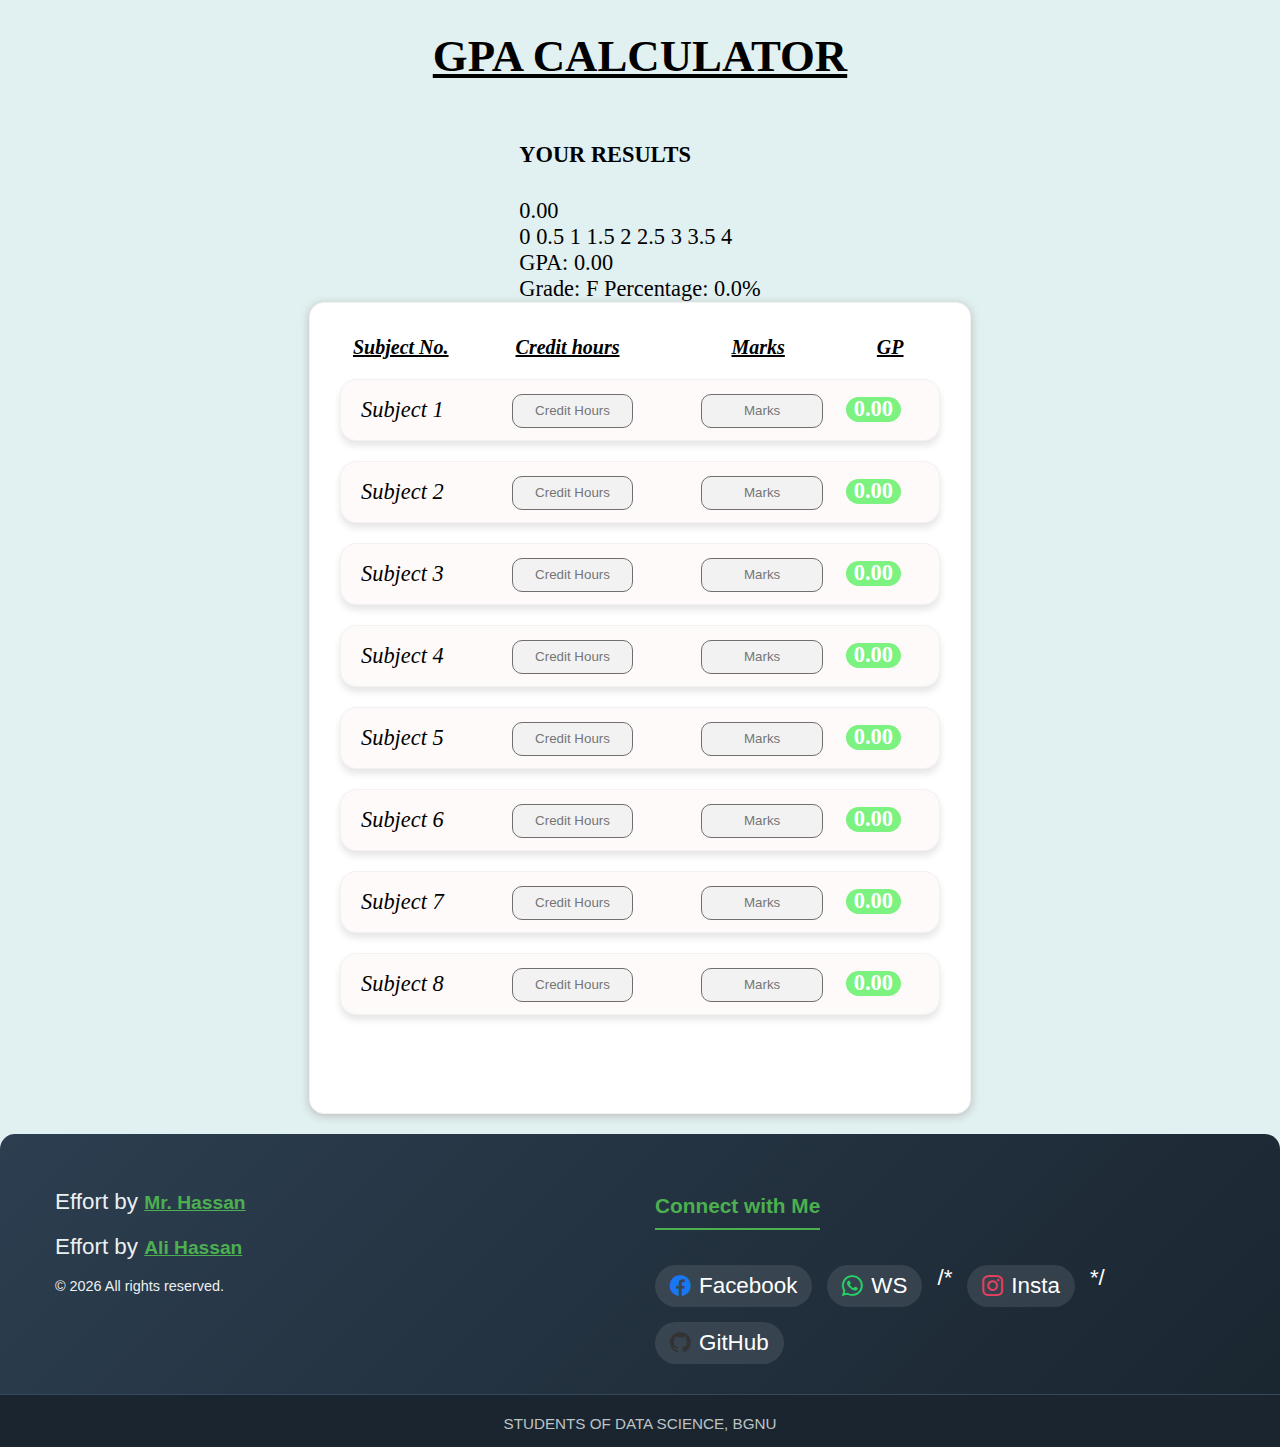
<file: index.html>
<!DOCTYPE html>
<html lang="en">
<head>
    <meta charset="UTF-8">
    <!-- Google tag (gtag.js) -->
<script async src="https://www.googletagmanager.com/gtag/js?id=G-ECH4V6G34Z"></script>
<script>
  window.dataLayer = window.dataLayer || [];
  function gtag(){dataLayer.push(arguments);}
  gtag('js', new Date());

  gtag('config', 'G-ECH4V6G34Z');
</script>
    <meta name="viewport" content="width=device-width, initial-scale=1.0">
    <link rel="stylesheet" href="style.css">
    <link rel="stylesheet" href="responsiv.css">
    <link rel="stylesheet" href="https://cdn.jsdelivr.net/npm/bootstrap-icons@1.11.3/font/bootstrap-icons.min.css">
    <title>GPA</title>
</head>
<body>
    <div class="main-div">
        <u><h1>GPA CALCULATOR</h1></u>
        <div class="result-div">
            <h4 class="resul">YOUR RESULTS</h4>
            <div class="half-meter">
        <div class="half-circle">
        <div class="half-face">
            <div class="half-needle" id="gpaHalfNeedle"></div>
            <div class="half-center"></div>
            <div class="half-reading" id="halfGPA">0.00</div>
        </div>
        <div class="half-labels">
            <span style="left: 0%;">0</span>
            <span style="left: 12.5%;">0.5</span>
            <span style="left: 25%;">1</span>
            <span style="left: 37.5%;">1.5</span>
            <span style="left: 50%;">2</span>
            <span style="left: 62.5%;">2.5</span>
            <span style="left: 75%;">3</span>
            <span style="left: 87.5%;">3.5</span>
            <span style="left: 100%;">4</span>
        </div>
    </div>
    <div class="detail-sec">
    <span class="detail-item">GPA: <span id="liveGPA">.00</span></span><br>
    <span class="detail-item">Grade: <span id="liveGrade">F</span></span>
    <span class="detail-item">Percentage: <span id="livePercentage">0%</span></span>
</div>
</div>
            </div>
        <div class="div-2">           
            <nav>
                <ul class="nav-menu">
                    <li><u>Subject No.</u></li>
                    <li style="margin-left: 27px;"><u>Credit hours</u></li>
                    <li style="margin-left: 72px;"><u>Marks</u></li>
                    <li style="margin-left: 52px;"><u>GP</u></li>
                </ul>
            </nav>
            <div class="div-3">
                <div class="s1">Subject 1
    <input type="number" class="sub1" id="c1" placeholder="Credit Hours" oninput="if(this.value>4) this.value=4; if(this.value<0) this.value=0; updateGP(1); updateHalfMeter(); updateTopSection();">

    <input type="number" class="sub1" id="m1" placeholder="Marks" min="0" max="100" oninput="if(this.value>100) this.value=100; if(this.value<0) this.value=0; updateGP(1); updateHalfMeter(); updateTopSection();">
    <span class="gp-display" id="gp1">0.00</span>  
</div>
<div class="s1">Subject 2
    <input type="number" class="sub1" id="c2" placeholder="Credit Hours" oninput="if(this.value>4) this.value=4; if(this.value<0) this.value=0; updateGP(2); updateHalfMeter(); updateTopSection();">
    <input type="number" class="sub1" id="m2" placeholder="Marks" oninput="if(this.value>100) this.value=100; updateGP(2); updateHalfMeter(); updateTopSection();">
    <span class="gp-display" id="gp2">0.00</span>
</div>
<div class="s1">Subject 3
    <input type="number" class="sub1" id="c3" placeholder="Credit Hours" oninput="if(this.value>4) this.value=4; if(this.value<0) this.value=0; updateGP(3); updateHalfMeter(); updateTopSection();">
    <input type="number" class="sub1" id="m3" placeholder="Marks" oninput="if(this.value>100) this.value=100; updateGP(3); updateHalfMeter(); updateTopSection();">
    <span class="gp-display" id="gp3">0.00</span>
</div>
<div class="s1">Subject 4
    <input type="number" class="sub1" id="c4" placeholder="Credit Hours" oninput="if(this.value>4) this.value=4; if(this.value<0) this.value=0; updateGP(4); updateHalfMeter(); updateTopSection();">
    <input type="number" class="sub1" id="m4" placeholder="Marks" oninput="if(this.value>100) this.value=100; updateGP(4); updateHalfMeter(); updateTopSection();">
    <span class="gp-display" id="gp4">0.00</span>
</div>
<div class="s1">Subject 5
    <input type="number" class="sub1" id="c5" placeholder="Credit Hours" oninput="if(this.value>4) this.value=4; if(this.value<0) this.value=0; updateGP(5); updateHalfMeter(); updateTopSection();">
    <input type="number" class="sub1" id="m5" placeholder="Marks" oninput="if(this.value>100) this.value=100; updateGP(5); updateHalfMeter(); updateTopSection();">
    <span class="gp-display" id="gp5">0.00</span>
</div>
<div class="s1">Subject 6
    <input type="number" class="sub1" id="c6" placeholder="Credit Hours" oninput="if(this.value>4) this.value=4; if(this.value<0) this.value=0; updateGP(6); updateHalfMeter(); updateTopSection();">
    <input type="number" class="sub1" id="m6" placeholder="Marks" oninput="if(this.value>100) this.value=100; updateGP(6); updateHalfMeter(); updateTopSection();">
    <span class="gp-display" id="gp6">0.00</span>
</div>
<div class="s1">Subject 7
    <input type="number" class="sub1" id="c7" placeholder="Credit Hours" oninput="if(this.value>4) this.value=4; if(this.value<0) this.value=0; updateGP(7); updateHalfMeter(); updateTopSection();">
    <input type="number" class="sub1" id="m7" placeholder="Marks" oninput="if(this.value>100) this.value=100; updateGP(7); updateHalfMeter(); updateTopSection();">
    <span class="gp-display" id="gp7">0.00</span>
</div>
<div class="s1">Subject 8
    <input type="number" class="sub1" id="c8" placeholder="Credit Hours" oninput="if(this.value>4) this.value=4; if(this.value<0) this.value=0; updateGP(8); updateHalfMeter(); updateTopSection();">
    <input type="number" class="sub1" id="m8" placeholder="Marks" oninput="if(this.value>100) this.value=100; updateGP(8); updateHalfMeter(); updateTopSection();">
    <span class="gp-display" id="gp8">0.00</span>
</div>
            </div>
        </div>
    </div>
    <footer class="footer">
        <div class="footer-content">
            <div class="footer-section" id="footer-section-1">
                <p>Effort by <span class="highlight"><u>Mr. Hassan</u></span></p>
                <p>Effort by <span class="highlight"><u>Ali Hassan</u></span></p>
                <p class="copyright">© 2026 All rights reserved.</p>
            </div>
            <div class="footer-section">
                <h3>Connect with Me</h3>
                <div class="social-links">
                    <a href="https://facebook.com/mhassan.6" target="_blank" class="social-link facebook">
                        <i class="bi bi-facebook"></i>
                        <span>Facebook</span>
                    </a>
                    </a>
                    <a href="https://wa.me/+923107612528" target="_blank" class="social-link whatsapp">
                        <i class="bi bi-whatsapp"></i>
                        <span>WS</span>
                    </a>
                    /*<a href="https://instagram.com/mhassan.6" target="_blank" class="social-link instagram">
                        <i class="bi bi-instagram"></i>
                        <span>Insta</span>
                    </a>*/
                    
                    <a href="https://github.com/mhassan45634-cyber" target="_blank" class="social-link github">
                        <i class="bi bi-github"></i>
                        <span>GitHub</span>
                    </a>
                </div>
            </div>       
        </div>   
        <div class="footer-bottom">
            <p>STUDENTS OF DATA SCIENCE, BGNU</p>
        </div>
    </footer>
    <script src="script.js"></script>
</body>
</html>
</file>
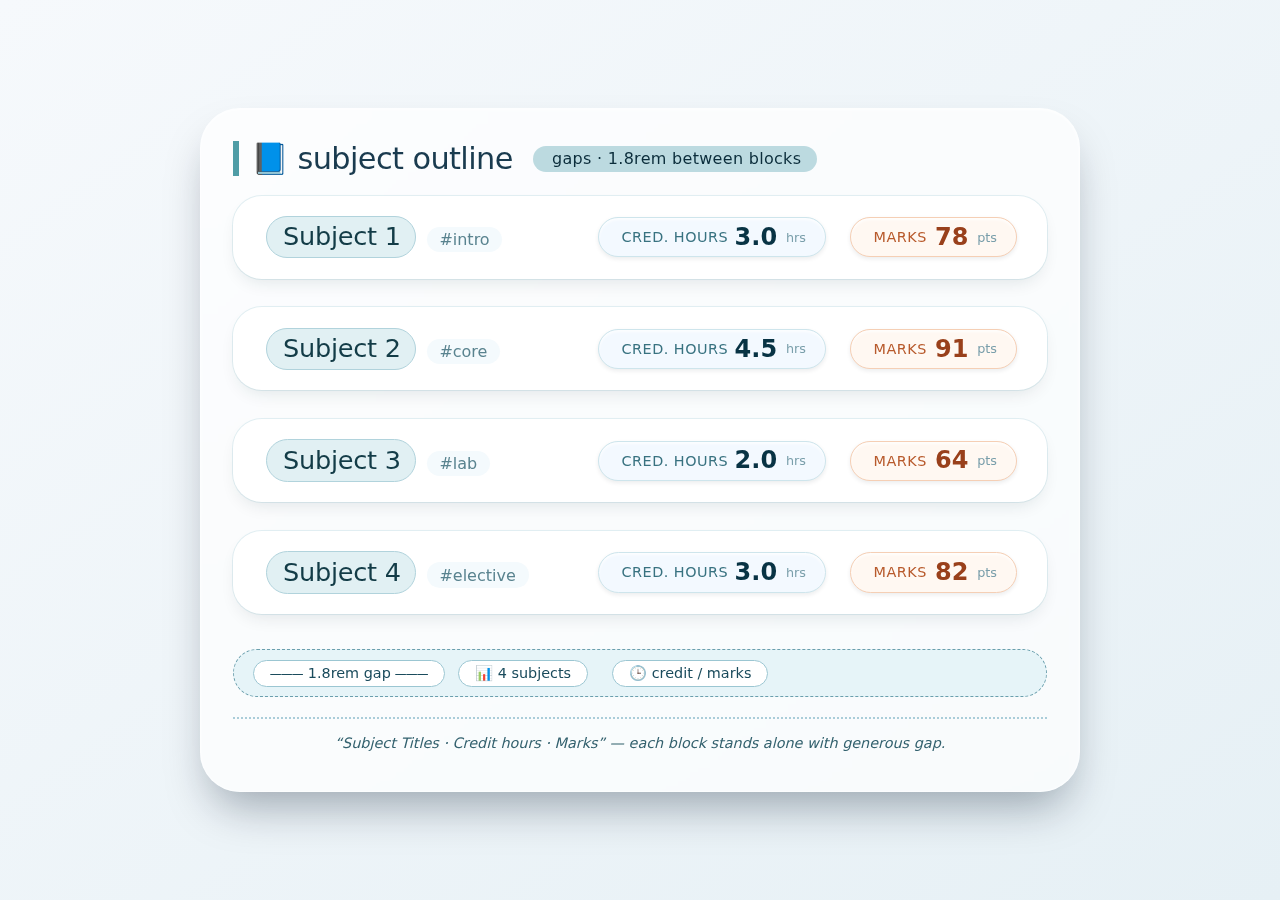
<file: test.html>
<!DOCTYPE html>
<html lang="en">
<head>
    <meta charset="UTF-8">
    <meta name="viewport" content="width=device-width, initial-scale=1.0">
    <title>Subjects · credit hours & marks · with gaps</title>
    <style>
        * {
            margin: 0;
            padding: 0;
            box-sizing: border-box;
        }

        body {
            background: linear-gradient(145deg, #f6f9fc 0%, #e6f0f5 100%);
            min-height: 100vh;
            display: flex;
            justify-content: center;
            align-items: center;
            font-family: 'Inter', 'Segoe UI', system-ui, -apple-system, sans-serif;
            padding: 1.5rem;
            margin: 0;
        }

        /* main card – subtle depth */
        .card {
            background: rgba(255,255,255,0.7);
            backdrop-filter: blur(4px);
            border-radius: 2.5rem;
            box-shadow: 0 25px 45px -12px rgba(0,20,40,0.35), inset 0 1px 2px rgba(255,255,255,0.7);
            padding: 2rem 2rem 2.5rem 2rem;
            width: 100%;
            max-width: 880px;
            border: 1px solid rgba(255,255,255,0.5);
        }

        h1 {
            font-weight: 500;
            font-size: 1.9rem;
            letter-spacing: -0.02em;
            color: #1a3b4f;
            display: flex;
            align-items: center;
            gap: 0.5rem;
            margin-bottom: 1.2rem;
            padding-left: 0.75rem;
            border-left: 6px solid #4f9da6;
        }

        h1 span {
            background: #bcdae0;
            padding: 0.2rem 1rem 0.2rem 1.2rem;
            border-radius: 40px;
            font-size: 1rem;
            font-weight: 450;
            color: #0b2d3b;
            margin-left: 0.75rem;
            letter-spacing: 0.3px;
        }

        /* subject grid – each block is a separate “subject row card” with vertical gaps */
        .subject-grid {
            display: flex;
            flex-direction: column;
            gap: 1.8rem;        /* ← big gap between subject blocks */
        }

        /* one subject block = card-like container with its own internal layout */
        .subject-block {
            background: white;
            border-radius: 1.8rem;
            padding: 1.2rem 1.8rem 1.2rem 2rem;
            box-shadow: 0 8px 18px -6px rgba(0,40,50,0.12), 0 0 0 1px rgba(170, 210, 220, 0.3);
            display: flex;
            flex-wrap: wrap;
            align-items: center;
            justify-content: space-between;
            transition: all 0.15s ease;
            border: 1px solid rgba(255,255,255,0.6);
        }

        .subject-block:hover {
            box-shadow: 0 14px 24px -10px #2c6f8540, 0 0 0 1px #9ecfd9;
            transform: scale(1.003);
            background: #ffffff;
        }

        /* subject title area (left side) */
        .subject-title {
            display: flex;
            align-items: baseline;
            gap: 0.4rem;
            flex: 2 1 240px;
        }

        .subject-name {
            font-size: 1.6rem;
            font-weight: 520;
            color: #133c47;
            letter-spacing: -0.01em;
            background: #e1f0f3;
            padding: 0.15rem 0.9rem 0.15rem 1rem;
            border-radius: 3rem;
            line-height: 1.4;
            border: 1px solid #b1d3dc;
            word-break: keep-all;
        }

        .subject-id {
            font-size: 1rem;
            font-weight: 400;
            color: #59838f;
            margin-left: 0.25rem;
            background: #f4fafd;
            padding: 0.2rem 0.8rem;
            border-radius: 30px;
        }

        /* two data bubbles: credit hours & marks */
        .data-cluster {
            display: flex;
            gap: 1.5rem;          /* gap between credit & marks block inside subject */
            align-items: center;
            flex-wrap: wrap;
            justify-content: flex-end;
            flex: 1 1 auto;
        }

        .credit-item, .marks-item {
            display: flex;
            align-items: center;
            gap: 0.4rem;
            background: #f4f8fa;
            padding: 0.3rem 1.2rem 0.3rem 1.4rem;
            border-radius: 40px;
            border: 1px solid #cee5ec;
            box-shadow: inset 0 2px 3px rgba(255,255,255,0.8), 0 2px 4px rgba(0,30,40,0.08);
        }

        .credit-item {
            background: #f3f9ff;
        }

        .marks-item {
            background: #fff8f2;
            border-color: #f5cfb5;
        }

        .label {
            font-size: 0.9rem;
            font-weight: 500;
            text-transform: uppercase;
            letter-spacing: 0.5px;
            color: #387280;
        }

        .marks-item .label {
            color: #b三十五? keep consistent: #b45a2e; 
        }

        /* let's use explicit hex for marks label */
        .marks-item .label {
            color: #b85a2c;
        }

        .value {
            font-size: 1.5rem;
            font-weight: 600;
            color: #083344;
            line-height: 1.2;
            min-width: 2.2rem;
            text-align: right;
        }

        .marks-item .value {
            color: #99401b;
        }

        /* unit subtle */
        .unit {
            font-size: 0.8rem;
            font-weight: 400;
            color: #7a9fab;
            margin-left: 0.15rem;
        }

        /* four subject blocks – they are naturally separated by gap: 1.8rem */
        /* optional: very light separator line to emphasise gap, but gap is already visible */
        /* i'll add a decorative connector as fine dotted line, if user wants extra gap visibility */
        .subject-block:not(:last-child)::after {
            display: none;   /* not needed, gap is enough */
        }

        /* footnote style */
        .legend-note {
            margin-top: 2.2rem;
            padding: 0.6rem 1.2rem;
            background: #dbeff5b0;
            border-radius: 100px;
            font-size: 0.9rem;
            color: #1a4b5c;
            display: flex;
            align-items: center;
            gap: 0.8rem;
            border: 1px dashed #6b9fad;
            backdrop-filter: blur(2px);
        }

        .legend-note .dot-group {
            display: flex;
            gap: 1.5rem;
        }

        .legend-note span {
            background: white;
            padding: 0.25rem 1rem;
            border-radius: 30px;
            font-weight: 500;
            border: 1px solid #9bc6d2;
        }

        hr {
            display: none;
        }

        /* for tiny screens, reduce padding */
        @media (max-width: 550px) {
            .subject-block {
                flex-direction: column;
                align-items: flex-start;
                gap: 0.9rem;
            }
            .data-cluster {
                justify-content: flex-start;
                width: 100%;
            }
            .card {
                padding: 1.5rem;
            }
            .subject-name {
                font-size: 1.4rem;
            }
        }
    </style>
</head>
<body>
<div class="card">
    <h1>
        📘 subject outline
        <span>gaps · 1.8rem between blocks</span>
    </h1>

    <!-- subject blocks with explicit gaps (CSS grid gap) -->
    <div class="subject-grid">

        <!-- SUBJECT 1 -->
        <div class="subject-block">
            <div class="subject-title">
                <div class="subject-name">Subject 1</div>
                <div class="subject-id">#intro</div>
            </div>
            <div class="data-cluster">
                <div class="credit-item">
                    <span class="label">Cred. hours</span>
                    <span class="value">3.0</span>
                    <span class="unit">hrs</span>
                </div>
                <div class="marks-item">
                    <span class="label">Marks</span>
                    <span class="value">78</span>
                    <span class="unit">pts</span>
                </div>
            </div>
        </div>

        <!-- SUBJECT 2  (with different values) -->
        <div class="subject-block">
            <div class="subject-title">
                <div class="subject-name">Subject 2</div>
                <div class="subject-id">#core</div>
            </div>
            <div class="data-cluster">
                <div class="credit-item">
                    <span class="label">Cred. hours</span>
                    <span class="value">4.5</span>
                    <span class="unit">hrs</span>
                </div>
                <div class="marks-item">
                    <span class="label">Marks</span>
                    <span class="value">91</span>
                    <span class="unit">pts</span>
                </div>
            </div>
        </div>

        <!-- SUBJECT 3 -->
        <div class="subject-block">
            <div class="subject-title">
                <div class="subject-name">Subject 3</div>
                <div class="subject-id">#lab</div>
            </div>
            <div class="data-cluster">
                <div class="credit-item">
                    <span class="label">Cred. hours</span>
                    <span class="value">2.0</span>
                    <span class="unit">hrs</span>
                </div>
                <div class="marks-item">
                    <span class="label">Marks</span>
                    <span class="value">64</span>
                    <span class="unit">pts</span>
                </div>
            </div>
        </div>

        <!-- SUBJECT 4 -->
        <div class="subject-block">
            <div class="subject-title">
                <div class="subject-name">Subject 4</div>
                <div class="subject-id">#elective</div>
            </div>
            <div class="data-cluster">
                <div class="credit-item">
                    <span class="label">Cred. hours</span>
                    <span class="value">3.0</span>
                    <span class="unit">hrs</span>
                </div>
                <div class="marks-item">
                    <span class="label">Marks</span>
                    <span class="value">82</span>
                    <span class="unit">pts</span>
                </div>
            </div>
        </div>

    </div> <!-- end subject-grid -->

    <!-- additional visual cue: spacing is intentional -->
    <div class="legend-note">
        <span>⏤⏤⏤ 1.8rem gap ⏤⏤⏤</span>
        <div class="dot-group">
            <span>📊 4 subjects</span>
            <span>🕒 credit / marks</span>
        </div>
    </div>

    <!-- micro explanation referencing the original "Screenshot" lines, keeping the wording but with gaps -->
    <div style="margin-top: 1.2rem; font-size: 0.9rem; color: #33616e; border-top: 2px dotted #aacdd9; padding-top: 1rem; text-align: center; font-style: italic;">
        “Subject Titles · Credit hours · Marks” — each block stands alone with generous gap.
    </div>
</div>
</body>
</html>
</file>
<file: style.css>
body{
    background-color: rgb(225, 240, 240);
    font-size: 140%;
    font-weight: 100;
    margin: 0;
    padding: 0;
    min-height: 100%;
    display: flex;
    flex-direction: column;
    min-height: 100vh;  
}
h1{
    text-align: center;
}
.main-div{
    display: flex;
    flex-direction: column;
    align-items: center;
    flex: 1 0 auto; 

}
.div-2{
    text-align: center;
    border: 2px solid rgb(245, 242, 242);
    border-radius: 15px;
    border-width: 1px;
    height: 750px;
    width: 600px;
    padding: 30px;
    background-color: rgb(255, 255, 255);
    box-shadow:rgb(246, 247, 247) 0px 10px 20px;
    box-shadow:0 2px 9px 0 rgba(162, 153, 153, 0.6)
}
.div-3{
    padding: 0px;
    gap: 200px; 
    margin-top: 20px;   
}
.s1{
    height: 20px;
    text-align: left;
    border: 1px solid rgb(243, 241, 241);
    border-radius: 16px;
    padding: 20px; 
    gap: 23px;
    background-color: snow;
    font-style: italic;
    margin-bottom: 20px;
    margin-left: 0px;
    box-shadow: 0 5px 7px rgba(0, 0, 0, 0.1);
    margin-right: 0px;
    padding-right: 0%;
    
    /* ONLY ADD THESE 3 LINES */
    display: flex;
    align-items: center;
    justify-content: flex-start;
}
.s1:hover{
    box-shadow:0 2px 9px 0 rgba(162, 153, 153, 0.6)
}
.nav-menu{
    display: flex;         
    list-style: none;       
    padding: 3px;
    padding-bottom: 0px;             
    margin: 0;               
    gap: 40px; 
    font-size: 20px;
    margin-bottom: 1px;
    font-style: italic;
    font-weight: bold;
    margin-left: 10px;
}
.sub1{
    width: 20%;
    text-align: center;
    height: 30px;
    border: 1px solid rgb(115, 110, 110);
    margin-left: 45px;
    border-radius: 10px;
    margin-top: 12px;
    margin-bottom: 10px;
    background-color: rgba(238, 238, 237, 0.685);
}
.gp-display {
    width: 35px;
    height: 15px;  
    text-align: center;
    padding: 5px 10px;
    background: #7cf280 !important;
    color: white;
    border-radius: 15px;
    font-weight: bold;
    font-style: normal;
    margin-left: 0px;
    display: inline-flex;
    align-items: center;
    justify-content: center;
    line-height: 1;
}    
.popup {
    display: none; 
    position: fixed;
    top: 0;
    left: 0;
    width: 100%;
    height: 100%;
    background: rgba(0,0,0,0.5);
    z-index: 1000;
}   
.popup-content {
    background: white;
    width: 400px;
    margin: 100px auto;
    padding: 30px;
    border-radius: 15px;
    box-shadow: 0 10px 30px rgba(0,0,0,0.2);
    position: relative;
}   
.close-btn {
    position: absolute;
    right: 20px;
    top: 15px;
    font-size: 28px;
    cursor: pointer;
}
.modal {
    display: none;
    position: fixed;
    top: 0;
    left: 0;
    width: 100%;
    height: 100%;
    background: rgba(0,0,0,0.5);
    backdrop-filter: blur(4px);
    z-index: 1000;
    animation: fadeIn 0.3s;
    display: flex;
    align-items: center !important;
    justify-content: center !important;
    margin: 0;
    padding: 0;
}
.modal-card {
    background: white;
    width: 450px;
    max-width: 90%;
    border-radius: 20px;
    box-shadow: 0 30px 40px rgba(0,0,0,0.2);
    animation: slideDown 0.3s;
    max-height: 80vh;
    overflow-y: auto;
    margin: 0 !important;
} 
.modal-header {
    padding: 20px 25px;
    border-bottom: 1px solid #eee;
    display: flex;
    justify-content: space-between;
    align-items: center;
}   
.modal-header h3 {
    margin: 0;
    color: #333;
}   
.modal-close {
    background: none;
    border: none;
    font-size: 28px;
    cursor: pointer;
    color: #999;
}  
.modal-body {
    padding: 25px;
}   
.modal-footer {
    padding: 15px 25px;
    border-top: 1px solid #eee;
    text-align: right;
} 
.btn-ok {
    background: #4CAF50;
    color: white;
    border: none;
    padding: 10px 30px;
    border-radius: 8px;
    cursor: pointer;
}    
.result-row {
    display: flex;
    justify-content: space-between;
    margin: 15px 0;
    padding: 10px;
    background: #f8f9fa;
    border-radius: 8px;
}  
@keyframes fadeIn {
    from { opacity: 0; }
    to { opacity: 1; }
}   
@keyframes slideDown {
    from { 
        transform: translateY(-50px); opacity: 0; 
    }
    to { 
        transform: translateY(0); opacity: 1; 
    }
}
button {
    transition: all 0.3s ease;
    color: white;
    border: none;
    font-family: 'Montserrat', sans-serif;
    text-transform: uppercase;
    text-align: center;
    font-size: 19px;
    font-weight: bold;
    padding: 10px 20px;
    outline: none;
    width: 180px;
    height: 50px;
    border-radius: 25px;  /* Pill shape */
    background: linear-gradient(135deg, #667eea 0%, #764ba2 100%);
    cursor: pointer;
    box-shadow: 0 4px 15px rgba(0,0,0,0.2);
}

button:hover {
    background: linear-gradient(135deg, #764ba2 0%, #667eea 100%);
    transform: translateY(-2px);
    box-shadow: 0 6px 20px rgba(0,0,0,0.3);
    color: white;
}

button:active {
    transform: translateY(0);
}
.modal{
    display: none;
    position: fixed;
    top: 0;
    left: 0;
    width: 100%;
    height: 100%;
    background: rgba(0,0,0,0.5);
    backdrop-filter: blur(100%);
    z-index: 1000;
    animation: fadeIn 0.3s;
    padding-left: 450px;
}
.modal-card {
    background: white;
    width: 450px;
    margin: 150px auto;
    border-radius: 20px;
    box-shadow: 0 30px 40px rgba(0,0,0,02);
    animation: slideDown 0.3s;
    overflow: hidden;
}
.modal-header{
    padding: 20px 25px;
    border-bottom: 1px solid #eee;
    display: flex;
    justify-content: space-between;
    align-items: center;
    background: transparent;
}
.modal-header h3 {
    margin: 0;
    color: #333;
}   
.modal-close {
    background: none;
    border: none;
    font-size: 28px;
    cursor: pointer;
    color: #999;
}
.modal-body {
    padding: 25px;
}   
.modal-footer {
    padding: 15px 25px;
    border-top: 1px solid #eee;
    text-align: right;
    background: transparent;
}    
.btn-ok {
    background: #4CAF50;
    color: white;
    border: none;
    padding: 10px 30px;
    border-radius: 8px;
    cursor: pointer;
}   
.result-row {
    display: flex;
    justify-content: space-between;
    margin: 15px 0;
    padding: 10px;
    background: #f8f9fa;
    border-radius: 8px;
}   
@keyframes fadeIn {
    from { opacity: 0; }
    to { opacity: 1; }
}    
@keyframes slideDown {
    from { transform: translateY(-50px);opacity: 0; }
    to { transform: translateY(0);opacity: 1; }
}
.footer {
    background: linear-gradient(135deg, #2c3e50 0%, #1a252f 100%);
    color: white;
    padding: 40px 0 0 0;
    margin-top: 50px;
    font-family: Arial, sans-serif;
    width: 100%;
    border-radius: 15px;
    margin-top: 20px; 
    margin-left: 0px;
    margin-right: 0px;
    padding-bottom: 0;  
    flex-shrink: 0;
}
.footer-content {
    display: flex;
    flex-wrap: wrap;
    justify-content: space-around;
    max-width: 1200px;
    margin: 0 auto;
    gap: 30px;
}
.footer-section {
    flex: 1 1 250px;
}
.footer-section h3 {
    color: #4CAF50;
    margin-bottom: 20px;
    font-size: 1.3rem;
    border-bottom: 2px solid #4CAF50;
    padding-bottom: 10px;
    display: inline-block;
}
.footer-section p {
    line-height: 1.6;
    color: #ecf0f1;
    margin: 10px 0;
    margin-left: 15px;
}
.highlight {
    color: #4CAF50;
    font-weight: bold;
    font-size: 1.2rem;
}
.copyright {
    font-size: 0.9rem;
    color: #bdc3c7;
}
.social-links {
    display: flex;
    flex-direction: row;
    gap: 12px;
    display: flex;
    flex-direction: row;
    gap: 15px;
    margin-top: 15px;
    flex-wrap: wrap;
}
.social-link {
    display: flex;
    align-items: center;
    gap: 12px;
    padding: 8px 15px;
    background: rgba(255,255,255,0.1);
    border-radius: 30px;
    color: white;
    text-decoration: none;
    transition: all 0.3s ease;
    width: fit-content;
    display: flex;
    align-items: center;
    gap: 8px;
    padding: 8px 15px;
    background: rgba(255,255,255,0.1);
    border-radius: 25px;
    color: white;
    text-decoration: none;
    transition: all 0.3s ease;
}
.social-icon {
    font-size: 1.3rem;
    min-width: 30px;
}
.social-link:hover {
    transform: translateX(10px);
    background: rgba(255,255,255,0.2);
    transform: translateY(-3px);
}
.social-link.facebook:hover {
    background: #1877f2;
}
.social-link.instagram:hover {
    background: #e4405f;
    background: linear-gradient(45deg, #f09433, #d62976, #962fbf);
}
.social-link.whatsapp:hover {
    background: #25d366;
}
.social-link.github:hover {
    background: #333;
}
.social-link i {
    font-size: 1.3rem;
}                             
.social-link.facebook i {
    color: #1877f2;  
}
.social-link.instagram i {
    color: #e4405f; 
}
.social-link.whatsapp i {
    color: #25d366; 
}
.social-link.github i {
    color: #333; 
}
.footer-links {
    list-style: none;
    padding: 0;
}
.footer-links li {
    margin-bottom: 12px;
}
.footer-links a {
    color: #ecf0f1;
    text-decoration: none;
    transition: color 0.3s;
    display: inline-block;
}
.footer-links a:hover {
    color: #4CAF50;
    transform: translateX(5px);
}
.footer-bottom {
    background: #1a252f;
    text-align: center;
    padding: 20px;
    margin-top: 30px;
    border-top: 1px solid #34495e;
    margin-bottom: 0px;
}
.footer-bottom p {
    margin: 0;
    color: #bdc3c7;
    font-size: 0.95rem;
}
.footer-bottom strong {
    color: #4CAF50;
}
/* Remove up/down arrows from number inputs */
.sub1[type=number]::-webkit-inner-spin-button, 
.sub1[type=number]::-webkit-outer-spin-button { 
    -webkit-appearance: none; 
    margin: 0; 
}

.sub1[type=number] {
    -moz-appearance: textfield;
    appearance: textfield;
}
</file>
<file: responsiv.css>
@media screen and (max-width: 768px) {
    .footer-content {
        flex-direction: column;
        text-align: center;
    }   
    .social-link {
        justify-content: center;
    }   
    .social-link:hover {
        transform: translateY(-5px);
    }    
    .footer-section h3 {
        display: block;
        text-align: center;
    }
    .footer-section p {
    line-height: 1.6;
    color: #ecf0f1;
    margin: 10px 0;
    margin-left: 15px;
    }
    .footer-links {
        display: flex;
        flex-wrap: wrap;
        justify-content: center;
        gap: 20px;
    }    
    .footer-links li {
        margin: 0;
    }
    .div-2 {
        width: 90%;
        height: auto;
        min-height: 700px;
        padding: 20px;
    }   
    .nav-menu {
        gap: 20px;
        font-size: 18px;
        flex-wrap: wrap;
        justify-content: center;
    }    
    .s1 {
        padding: 15px;
        gap: 20px;
        height: auto;
        min-height: 50px;
        display: flex;
        flex-wrap: wrap;
        align-items: center;
    }  
    .sub1 {
        width: 22%;
        margin-left: 10px;
        margin-bottom: 0;
    } 
    a{
        text-align: center;
        width: 65%;
    } 
    .nav-menu{
        padding: 10px !important;
        gap: 50px !important;
    }
    .header-content {
        flex-direction: column;
        text-align: center;
    }
    
    .uni-name {
        font-size: 2.5rem;
    }
    
    .dept-name {
        border-left: none;
        border-top: 2px solid #4CAF50;
        padding-top: 10px;
        padding-left: 0;
    }
    
    .policy-badge {
        transform: none;
    }
}
@media screen and (max-width: 480px) {
    .nav-menu {
        display: none;
        gap: 10px;
        font-size: 16px;
        margin-left: 0;
        display: none;
    }   
    .div-2{
    border: 1px solid rgb(255, 255, 255);
    }
    .nav-menu li {
        padding: 5px;
    }    
    .s1 {
        flex-direction: column;
        align-items: flex-start;
        gap: 10px;
        height: auto;
        position: relative !important;
        height: 105px !important;  /* Fixed height for 3 lines */
        padding: 5px !important;
        margin-bottom: 15px !important;
        background: snow !important;
        border-radius: 16px !important;
    }
    .s1 > :first-child {
        position: absolute !important;
        top: 8px !important;
        left: 10px !important;
        font-weight: bold !important;
    }
     #c1, #c2, #c3, #c4, #c5, #c6, #c7, #c8 {
        position: absolute !important;
        top: 40px !important;
        left: 10px !important;
        width: 42% !important;
        height: 30px !important;
        margin: 0 !important;
        border-radius: 10px !important;
        margin-bottom: 10px !important;
        font-weight: bold !important;
    }
     #m1, #m2, #m3, #m4, #m5, #m6, #m7, #m8 {
        position: absolute !important;
        top: 40px !important;
        right: 10px !important;
        width: 42% !important;
        height: 30px !important;
        margin: 0 !important;
        border-radius: 10px !important;
        font-weight: bold !important;
    }
    .gp-display {
        position: absolute !important;
        bottom: 8px !important;
        transform: translateX(-50%) !important;
        width: 60px !important;
        min-width: 60px !important;
        height: 25px !important;
        margin: 0 !important;
        padding: 2px 0 !important;
        text-align: center !important;
        display: flex !important;
        align-items: center !important;
        justify-content: center !important;
        background: #4CAF50 !important;
        color: white !important;
        border-radius: 15px !important;
        font-size: 14px !important;
        left: 50% !important;
        right: auto !important;
        top: auto !important;
        margin-top: 0 !important;
        padding-top: 2px !important;
    }
    .div-2 {
        width: 90%;
        padding: 12px;
        height: auto;
    } 
    .footer{
        
        padding: 20px 0 0 0;
        margin-right: 0px;
        width: 100%;
        margin: 0px;
        margin-left: 0px;
        padding-left: 0px;
        margin-top: 60px;
        align-items: center !important;
        padding-top: 4px !important;
    }
    #footer-section-1 {
        margin-bottom: 0px !important;
        padding-bottom: 0px !important;
        gap: 0px !important;
        margin-top: 3px !important;
    }
    .footer-content{
        padding-bottom: 0px;
        gap: 0px;
        position: relative;
        bottom: -10px;
    } 

    .main-div{
        margin-left: 0px;
        margin-right: 0px;
    }  
    .footer {
        padding: 30px 0 0 0;
        height: 220px !important;
    }    
    .footer-section h3 {
        font-size: 1.1rem;
        margin-top: 6px;
    }   
    .social-links {
        width: 0%;
        align-items: center;
        gap: 10px;
        border: none !important;
        flex-direction: row !important;
    }   
    .fb, .ws, .git{
        display: none !important;
    }

    .social-link facebook{
        border: none !important;
        width: 10px;
    }
    #fb1{
        position: relative;
        bottom: -36px;
        left: 190px;
    }
    #ws1{
        position: relative;
        bottom: 15px;
        left: 255px;
    }
    #git1{
        display: none;
        position: relative;
        bottom: 65px;
        left: 320px;
    }
    .footer-section h3{
        margin-top: 20px;
        border-bottom: 0px;
        margin-bottom: 10px;
        width: 170px;
        position: relative;
        bottom: -79px;
        left: 50px;
        
    }
    .social-link{
        border: 0px;
    }
    
    .footer-bottom p {
        font-size: 0.8rem;
        margin-top: 1px !important;
        margin-bottom: 1px !important;
    }
     #footer-section-1 {
        margin-bottom: 0px !important;
        padding-bottom: 0px !important;
        gap: 0px !important;
        margin-top: 3px !important;
    }
    .footer-section{
        flex: 0 0 0px !important;
        height: 33px;
    }
    .sub1 {
        width: 100%;
        margin-left: 0;
        margin-bottom: 5px;
    }    
    button {
        width: 100%;
        max-width: 200px;
        margin: 10px auto;
    }
    .result-row {
        flex-direction: column;
        gap: 5px;
    }
    a{
        text-align: center;
        width: 65%;
        margin-left: 35px;
    }
    .detail-sec{
    width: 155px !important;
    margin-top: 15px;
    padding-right: 2px;
    font-size: 16px;
    padding-left: 1px;
    width: 70px;
}
#det{
    gap: 10px !important;
    margin: 1px;
    padding: 2px;
}
.result-div{
    padding-top: 0% !important;
    align-items: center ;
    margin-top: 20px !important;
    border-radius: 20px;
    border: 0px solid black;
    width: 350px;
    height: 135px;
    background-color: #7df49f;
    margin-bottom: 20px;
    box-shadow:0 1px 1px rgba(0,0,0,0.08),
        0 2px 2px rgba(0,0,0,0.08),
        0 4px 4px rgba(112, 109, 109, 0.08),
        0 8px 8px rgba(113, 111, 111, 0.08),
        0 16px 16px rgba(116, 113, 113, 0.08),
        0 32px 32px rgba(119, 114, 114, 0.08);
    transition: transform 0.3s ease, box-shadow 0.3s ease;
    background: linear-gradient(#73ffa9, #70a0ff);
    gap: 2px;  
    position: relative;
    right: 8px;
    margin-left: 16px !important;
}
 .half-meter {
    padding-top: 2px;
    width: 20px !important;
    top: 20px !important;
    bottom: 50px !important;
    margin-left: 7px !important;
}
.half-reading{
    bottom: 25px !important;
    font-size: 12px !important;
}
.half-circle {
    background: #546079;
    border-radius: 250px 250px 0 0;
    width: 130px;
    height: 60px;
    margin: 0 auto;
    position: relative;
    border: 8px solid #4a5568;
    border-bottom: none;
    box-shadow: inset 0 10px 20px rgba(0,0,0,0.5);
    overflow: hidden;
    margin-right: 300px !important;
    margin-top: 10px;
}     
.footer-bottom{
    font-size: 0.8rem;
    padding-bottom: 10px;
    margin-top: 0px;
    position: relative;
    bottom: -118px;
} 
#livePercentage{
    width: 10px !important;
    height: 20px !important;
}
.detail-item{
    width: 20px !important;  
}
.copyright{
    margin-bottom: 0px !important;
    margin-top: 0px !important;
}
h1{
    font-size: 40px !important;
}
.uni-name {
        font-size: 2.4rem;
    }
    
    .dept-name {
        font-size: 1rem;
    }
    
    .policy-badge {
        padding: 10px 15px;
    }
    
    .policy-badge p {
        font-size: 0.8rem;
    }
    .university-header::before{
    right: 0px;
}
.header-content{
    gap: 10px;
}
}  
@media screen and (max-width: 360px) {
    .s1 {
        position: relative !important;
        height: 105px !important;  /* Fixed height for 3 lines */
        padding: 10px !important;
        margin-bottom: 15px !important;
        background: snow !important;
        border-radius: 16px !important;
        margin-left: 5px;
        margin-right: 5px;
    }
    .s1 > :first-child {
        position: absolute !important;
        top: 8px !important;
        left: 10px !important;
        font-weight: bold !important;
    }
    #c1, #c2, #c3, #c4, #c5, #c6, #c7, #c8 {
        position: absolute !important;
        top: 40px !important;
        left: 10px !important;
        width: 42% !important;
        height: 30px !important;
        margin: 0 !important;
        border-radius: 10px !important;
        margin-bottom: 10px !important;
        font-weight: bold !important;
    }
    #m1, #m2, #m3, #m4, #m5, #m6, #m7, #m8 {
        position: absolute !important;
        top: 40px !important;
        right: 10px !important;
        width: 42% !important;
        height: 30px !important;
        margin: 0 !important;
        border-radius: 10px !important;
        font-weight: bold !important;
    }
    .gp-display {
        position: absolute !important;
        bottom: 12px !important;
        left: 50% !important;
        transform: translateX(-50%) !important;
        width: 60px !important;
        min-width: 60px !important;
        height: 25px !important;
        margin: 0 !important;
        padding: 2px 0 !important;
        text-align: center !important;
        display: flex !important;
        align-items: center !important;
        justify-content: center !important;
        background: #4CAF50 !important;
        color: white !important;
        border-radius: 15px !important;
        font-size: 14px !important;
        left: 50% !important;
        right: auto !important;
        top: auto !important;
        margin-top: 0 !important;
        padding-top: 2px !important;
        box-shadow: 0px 6px 6px rgba(32, 31, 31, 0.1);
    }
    .footer {
        padding: 20px 0 0 0;
        margin-right: 0px;
        width: 100%;
        margin: 0px;
        margin-left: 0px;
        padding-left: 0px;
        margin-top: 60px;
        align-items: center !important;
    }   
    .footer-content {
        gap: 0px;
        padding-bottom: 0px;
    } 
    #footer-section-1 {
        margin-bottom: 0px !important;
        padding-bottom: 0px !important;
        gap: 0px !important;
        margin-top: 3px !important;
    }
    
    .footer-section {
        flex: 0 0 0px !important;
        align-items: center !important;
        height: 13px;
    }
    
    .footer-section h3 {
        font-size: 1.2rem;
        margin-top: 20px;
        border-bottom: 0px;
        margin-bottom: 10px;
        width: 170px;
        position: relative;
        bottom: -84px;
        left: 10px;
        
    }
      
    .footer-section p{
        margin-top: 1px;
        margin-bottom: 1px;
    }
    .social-links {
        align-items: center !important;
        gap: 10px;
    }  
    a {
        text-align: center;
        width: 65%;
        margin-left: 35px;
        margin-right: 35px;
    } 
    
    .footer-bottom p {
        font-size: 0.8rem;
    }
    
    .div-2 {
        padding: 5px;
        margin-right: 35px !important;
        margin-left: 35px;
    }   
    
    .nav-menu {
        flex-direction: column;
        gap: 2px;
        display: none;
    }   
    
    .nav-menu li {
        text-align: center;
    }   
    
    h1 {
        font-size: 24px;
    }
    .result-row span,
    .result-row strong {
        font-size: 13px !important;
    }
    .half-meter {
    padding-top: 2px;
    width: 20px !important;
    top: 20px !important;
    bottom: 50px !important;
    margin-left: 7px !important;
}
.half-needle{
    height: 55px;
}
.half-circle {
    background: #546079;
    border-radius: 250px 250px 0 0;
    width: 115px;
    height: 60px;
    margin: 0 auto;
    position: relative;
    border: 8px solid #4a5568;
    border-bottom: none;
    box-shadow: inset 0 10px 20px rgba(0,0,0,0.5);
    overflow: hidden;
    margin-right: 300px !important;
    margin-top: 10px;
}
.result-div{
    padding-top: 0% !important;
    align-items: center ;
    margin-top: 20px !important;
    border-radius: 20px;
    border: 0px solid black;
    width: 330px;
    height: 130px !important;
    margin-bottom: 20px;
    box-shadow:0 1px 1px rgba(0,0,0,0.08),
        0 2px 2px rgba(0,0,0,0.08),
        0 4px 4px rgba(112, 109, 109, 0.08),
        0 8px 8px rgba(113, 111, 111, 0.08),
        0 16px 16px rgba(116, 113, 113, 0.08),
        0 32px 32px rgba(119, 114, 114, 0.08);
    transition: transform 0.3s ease, box-shadow 0.3s ease;
    background: linear-gradient(#73ffa9, #70a0ff);
    gap: 2px; 
    position: relative;
    right: 8px !important; 
    margin-left: 14px;
}
.detail-sec{
    width: 155px !important;
    margin-top: 15px;
    padding-right: 1px;
    font-size: 16px;
    padding-left: 2px;
    width: 70px;
    left: 155px !important;
}
#det{
    gap: 10px !important;
    margin: 1px;
    padding: 2px;
}
body{
    margin-left: 0px;
    width: 360px !important;
}
.div-2{
    border: 1px solid rgb(255, 255, 255);
    }
.footer-bottom{
    padding-bottom: 10px;
    margin-top: 0px;
    position: relative;
    bottom: -145px;
}
.policy-badge p{
    font-size: 0.6rem;
}
.university-header{
    width: 300px;
    margin-left: 0px !important;
}
.university-header::before{
    right: 0px;
}
.fb, .ws, .git{
    display: none !important;
    }
    #fb1{
        position: relative;
        bottom: -38px;
        left: 145px;
    }
    #ws1{
        position: relative;
        bottom: 12px;
        left: 200px;
    }
    #git1{
        position: relative;
        bottom: 62px;
        left: 255px;
    }
    .header-content{
    gap: 10px;
}
}
.footer-bottom {
    margin-bottom: 0;
    padding-bottom: 15px;
}
</file>
